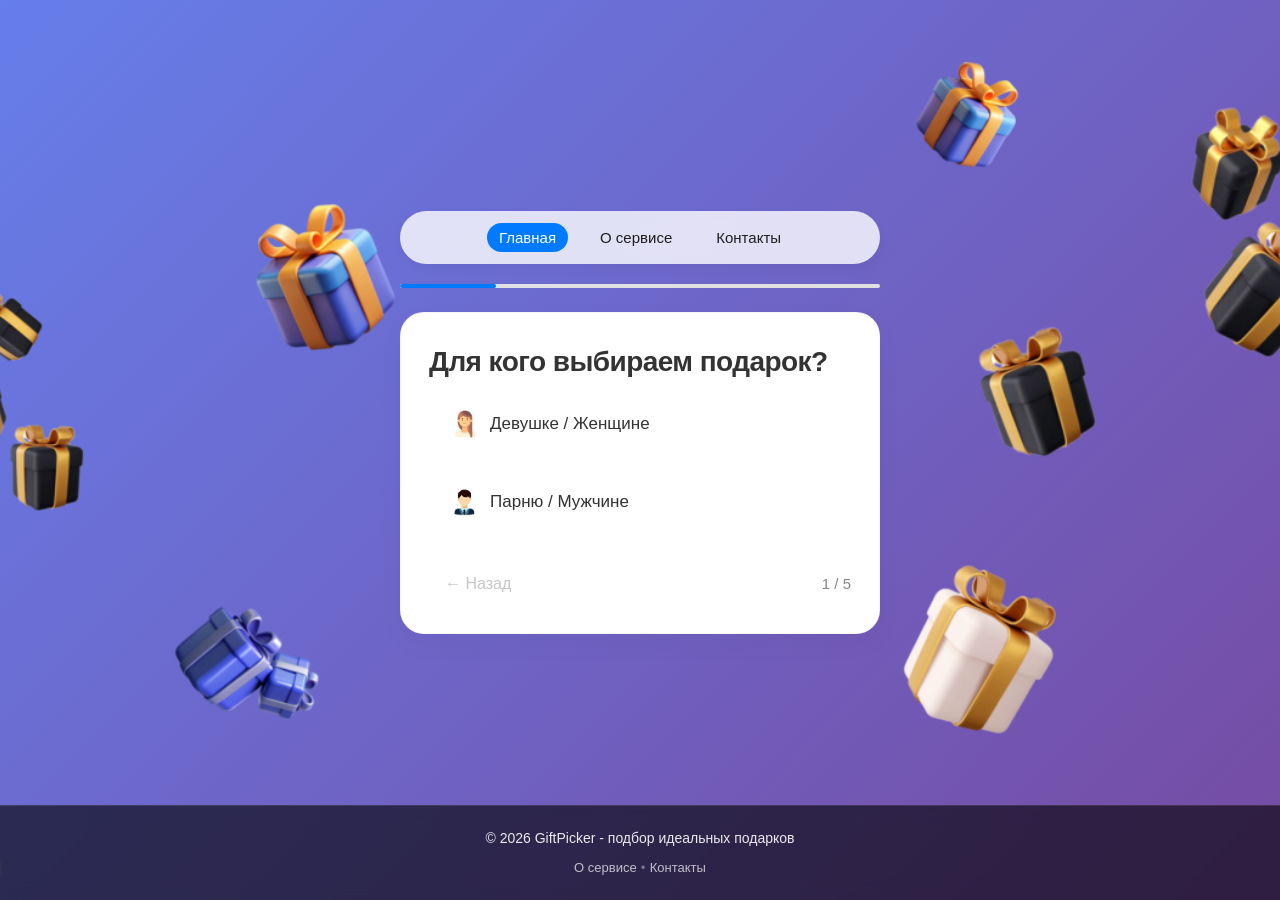
<file: index.html>
<!DOCTYPE html>
<html lang="ru">
<head>
    <meta charset="UTF-8">
    <meta name="viewport" content="width=device-width, initial-scale=1.0">
    <title>GiftPicker - подбор подарков</title>
    <link rel="stylesheet" href="style.css">
</head>
<body>






     <body>

    <div style="position: fixed; top: 0; left: 0; width: 100%; height: 100%; z-index: -1; overflow: hidden;">
        <picture>
   
            <source media="(max-width: 768px)" srcset="img/fon-mobile.png">
     
            <source media="(min-width: 769px)" srcset="img/fon.png">
       
            <img src="img/fon.png" alt="" style="width: 100%; height: 100%; object-fit: cover; opacity: 0.25;">
        </picture>
    </div>
    
    <div class="page-wrapper">
      
    </div>







    
    <div class="page-wrapper">
       
        <header class="header">
            <nav class="nav">
    <a href="index.html" class="nav-link active">Главная</a>
    <a href="about.html" class="nav-link">О сервисе</a>
    <a href="contacts.html" class="nav-link">Контакты</a>
</nav>
        </header>

        <div class="container">
        
            <div class="progress-container" id="progressContainer">
                <div class="progress-bar" id="progressBar"></div>
            </div>
        
            <div class="card" id="card">
                <h1 class="title" id="title">Для кого выбираем подарок?</h1>
                <div class="options" id="optionsContainer"></div>
                <div class="navigation" id="navigation">
                    <button class="nav-btn back-btn" id="backBtn" disabled>← Назад</button>
                    <span class="step-counter" id="stepCounter">1 / 5</span>
                </div>
            </div>
          
            <div class="card final-card" id="finalCard" style="display: none;">
                <div class="final-content">
                    <img src="img/gift.png" alt="Подарок" class="success-image">
                    <h2 class="final-title">Подарки подобраны!</h2>
                    <p class="final-subtitle">Куда отправимся за покупками?</p>
                    <div class="marketplace-options">
                      <button class="marketplace-btn ozon-btn" id="ozonBtn">
    <img src="img/ozon.jpg" alt="Ozon" class="marketplace-icon-img" width="30" height="25" style="object-fit: contain;">
    <span class="marketplace-name">Ozon</span>
    <span class="marketplace-hint">Широкий выбор, быстрая доставка</span>
</button>

<button class="marketplace-btn wb-btn" id="wbBtn">
    <img src="img/wb.jpg" alt="Wildberries" class="marketplace-icon-img" width="30" height="25" style="object-fit: contain;">
    <span class="marketplace-name">Wildberries</span>
    <span class="marketplace-hint">Одежда, аксессуары, товары для дома</span>
</button>
                    </div>
                    <div class="action-buttons">
                        <button class="restart-btn" id="restartBtn">← Пройти заново</button>
                    </div>
                </div>
            </div>
  
            <div class="loader" id="loader" style="display: none;">
                <div class="spinner"></div>
                <p id="loaderText">Открываем маркетплейс...</p>
            </div>
        </div>
    </div>

    <footer class="footer">
        <div class="footer-content">
            <p class="footer-text">© 2026 GiftPicker - подбор идеальных подарков</p>
            <div class="footer-links">
                <a href="about.html" class="footer-link">О сервисе</a>
                <span class="footer-divider">•</span>
                <a href="contacts.html" class="footer-link">Контакты</a>
            </div>
        </div>
    </footer>
    <script src="script.js"></script>
</body>
</html>
</file>
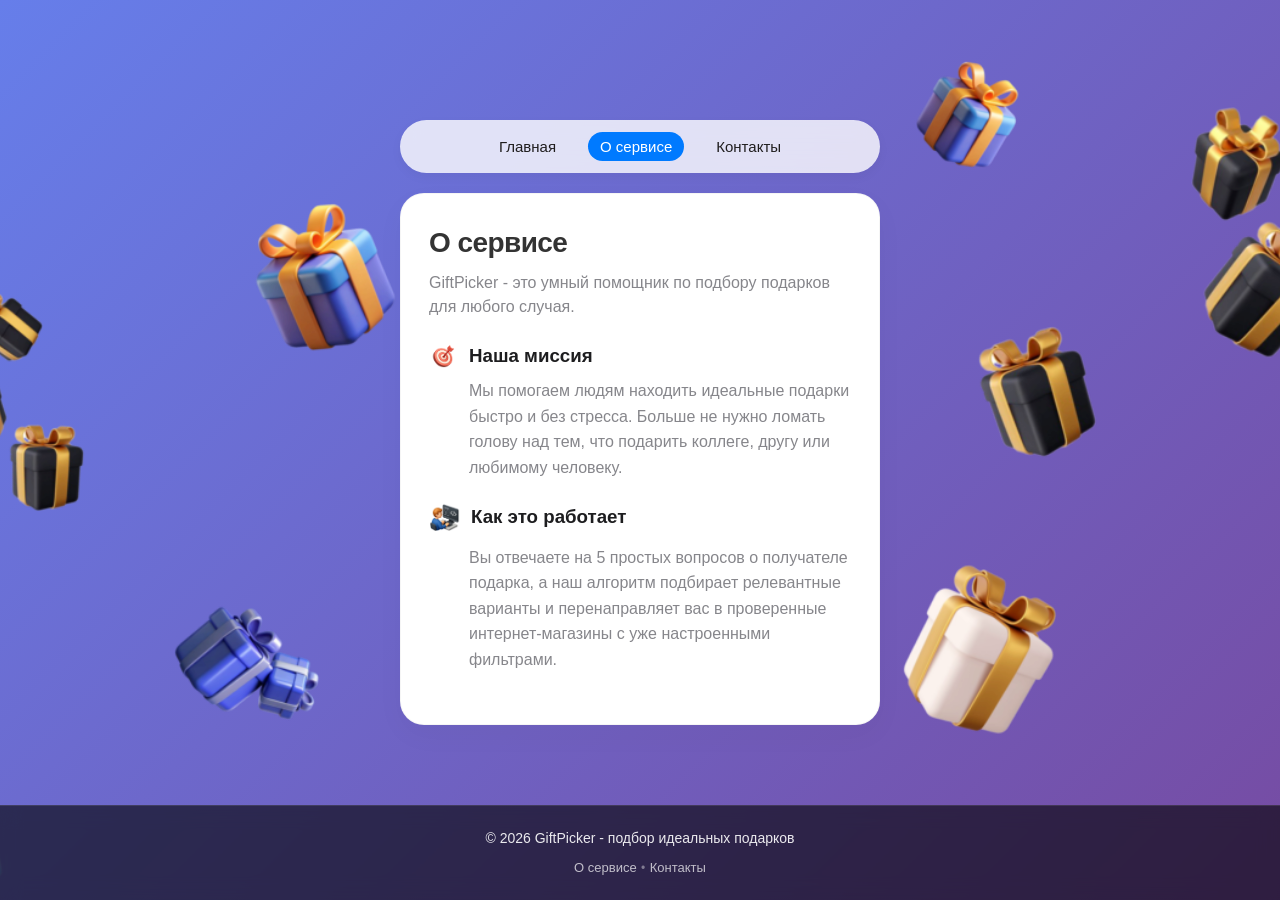
<file: about.html>
<!DOCTYPE html>
<html lang="ru">
<head>
    <meta charset="UTF-8">
    <meta name="viewport" content="width=device-width, initial-scale=1.0">
    <title>О сервисе - GiftPicker</title>
    <link rel="stylesheet" href="style.css">
</head>
<body>





    <body>

    <div style="position: fixed; top: 0; left: 0; width: 100%; height: 100%; z-index: -1; overflow: hidden;">
        <picture>
   
            <source media="(max-width: 768px)" srcset="img/fon-mobile.png">
     
            <source media="(min-width: 769px)" srcset="img/fon.png">
       
            <img src="img/fon.png" alt="" style="width: 100%; height: 100%; object-fit: cover; opacity: 0.25;">
        </picture>
    </div>
    
    <div class="page-wrapper">
      
    </div>








    <div class="page-wrapper">
     
        <header class="header">
            <nav class="nav">
    <a href="index.html" class="nav-link">Главная</a>
    <a href="about.html" class="nav-link active">О сервисе</a>
    <a href="contacts.html" class="nav-link">Контакты</a>
</nav>
        </header>
        <div class="container">
            <div class="card">
                <h1 class="title">О сервисе</h1>
                <p class="subtitle">GiftPicker - это умный помощник по подбору подарков для любого случая.</p>
                
              <div style="margin-top: 24px;">
    <div style="margin-top: 20px;">
   
    <div style="display: flex; align-items: center; gap: 10px; margin-bottom: 10px;">
        <img src="img/metka.png" alt="Миссия" width="30" height="25" style="object-fit: contain;">
        <h3 style="color: #1d1d1f; margin: 0;">Наша миссия</h3>
    </div>
    <p style="color: #86868b; line-height: 1.6; margin-bottom: 20px; padding-left: 40px;">
        Мы помогаем людям находить идеальные подарки быстро и без стресса. 
        Больше не нужно ломать голову над тем, что подарить коллеге, другу или любимому человеку.
    </p>
    

    <div style="display: flex; align-items: center; gap: 10px; margin-bottom: 12px;">
        <img src="img/pc.png" alt="Работа" width="32" height="32" style="object-fit: contain;">
        <h3 style="color: #1d1d1f; margin: 0;">Как это работает</h3>
    </div>
    <p style="color: #86868b; line-height: 1.6; margin-bottom: 20px; padding-left: 40px;">
        Вы отвечаете на 5 простых вопросов о получателе подарка, а наш алгоритм 
        подбирает релевантные варианты и перенаправляет вас в проверенные интернет-магазины 
        с уже настроенными фильтрами.
    </p>
</div>
</div>
            </div>
        </div>
    </div>

    <footer class="footer">
        <div class="footer-content">
            <p class="footer-text">© 2026 GiftPicker - подбор идеальных подарков</p>
            <div class="footer-links">
                <a href="about.html" class="footer-link">О сервисе</a>
                <span class="footer-divider">•</span>
                <a href="contacts.html" class="footer-link">Контакты</a>
            </div>
        </div>
    </footer>
</body>
</html>
</file>
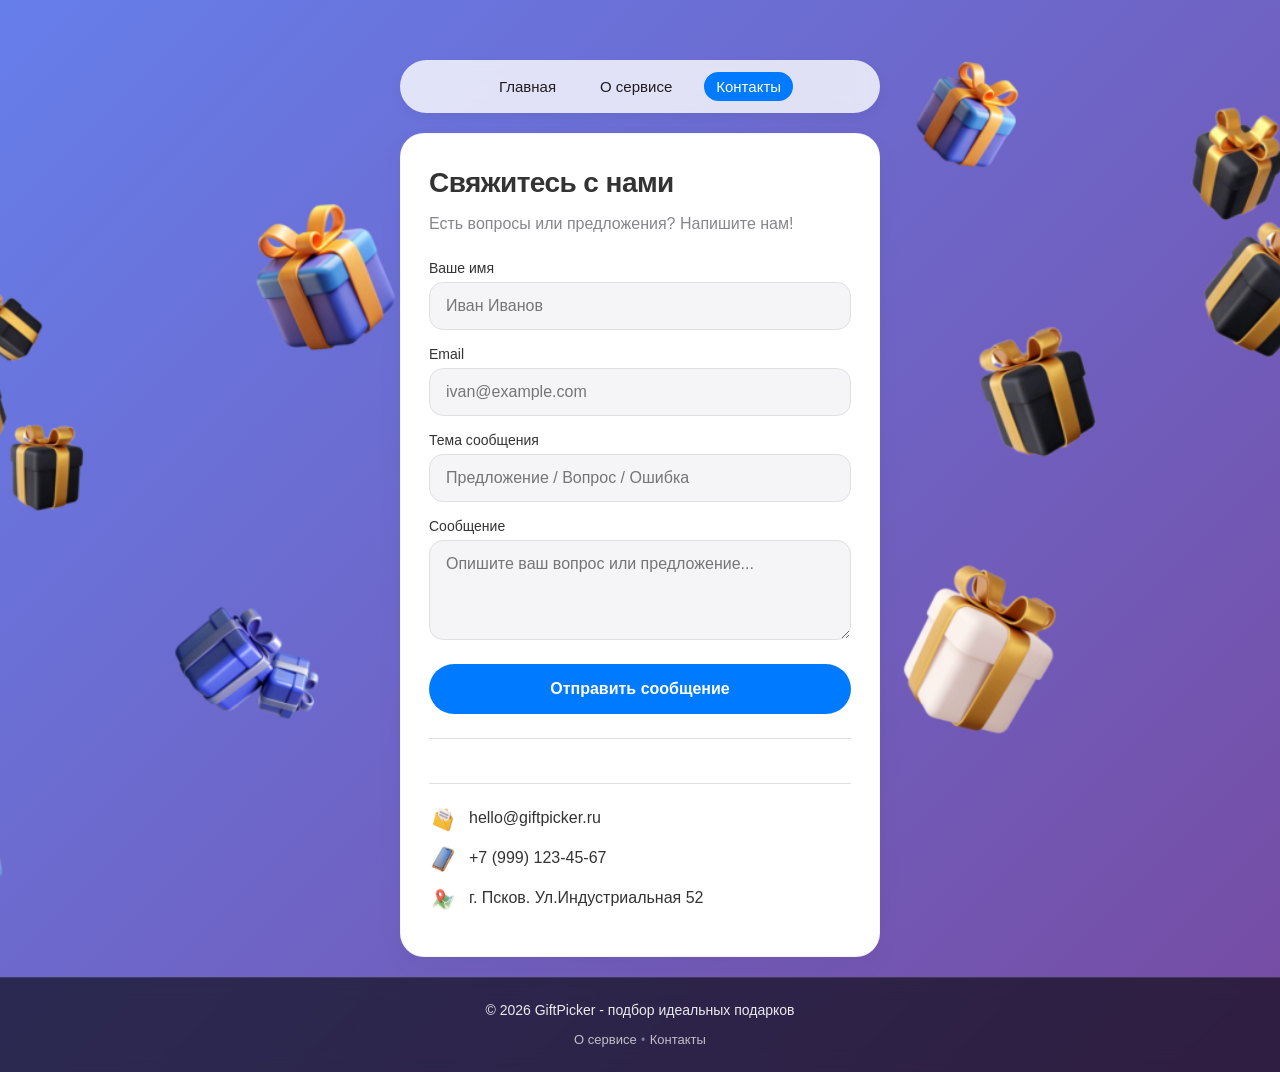
<file: contacts.html>
<!DOCTYPE html>
<html lang="ru">
<head>
    <meta charset="UTF-8">
    <meta name="viewport" content="width=device-width, initial-scale=1.0">
    <title>Контакты - GiftPicker</title>
    <link rel="stylesheet" href="style.css">
</head>
<body>






     <body>

    <div style="position: fixed; top: 0; left: 0; width: 100%; height: 100%; z-index: -1; overflow: hidden;">
        <picture>
   
            <source media="(max-width: 768px)" srcset="img/fon-mobile.png">
     
            <source media="(min-width: 769px)" srcset="img/fon.png">
       
            <img src="img/fon.png" alt="" style="width: 100%; height: 100%; object-fit: cover; opacity: 0.25;">
        </picture>
    </div>
    
    <div class="page-wrapper">
      
    </div>






    

    <div class="page-wrapper">
     
        <header class="header">
            <nav class="nav">
    <a href="index.html" class="nav-link">Главная</a>
    <a href="about.html" class="nav-link">О сервисе</a>
    <a href="contacts.html" class="nav-link active">Контакты</a>
</nav>
        </header>
        <div class="container">
            <div class="card">
                <h1 class="title">Свяжитесь с нами</h1>
                <p class="subtitle">Есть вопросы или предложения? Напишите нам!</p>
              
              <form class="contact-form" id="contactForm" action="https://formspree.io/f/mgorvwao" method="POST">
                    <div class="form-group">
                        <label for="name">Ваше имя</label>
                        <input type="text" id="name" name="name" placeholder="Иван Иванов" required>
                    </div>
                    <div class="form-group">
                        <label for="email">Email</label>
                        <input type="email" id="email" name="email" placeholder="ivan@example.com" required>
                    </div>
                    <div class="form-group">
                        <label for="theme">Тема сообщения</label>
                        <input type="text" id="theme" name="theme" placeholder="Предложение / Вопрос / Ошибка">
                    </div>
                    
                    <div class="form-group">
                        <label for="message">Сообщение</label>
                        <textarea id="message" name="message" placeholder="Опишите ваш вопрос или предложение..." required></textarea>
                    </div>
                    <button type="submit" class="submit-btn">Отправить сообщение</button>
                </form>
               
                <div class="form-success" id="formSuccess" style="display: none;">
                    <p>✅ Сообщение отправлено!</p>
                    <p style="font-size: 14px; color: #86868b; margin-top: 8px;">Мы ответим вам в ближайшее время.</p>
                </div>
               <div class="contact-info">
   <div class="contact-info">
    <div class="contact-item">
        <img src="img/email.png" alt="Email" class="contact-icon-img" width="28" height="28">
        <span>hello@giftpicker.ru</span>
    </div>
    <div class="contact-item">
        <img src="img/phone.png" alt="Телефон" class="contact-icon-img" width="28" height="28">
        <span>+7 (999) 123-45-67</span>
    </div>
    <div class="contact-item">
        <img src="img/google.png" alt="Адрес" class="contact-icon-img" width="28" height="28">
        <span>г. Псков. Ул.Индустриальная 52</span>
    </div>
                    </div>
                </div>
            </div>
        </div>
    </div>

   
    <footer class="footer">
        <div class="footer-content">
            <p class="footer-text">© 2026 GiftPicker - подбор идеальных подарков</p>
            <div class="footer-links">
                <a href="about.html" class="footer-link">О сервисе</a>
                <span class="footer-divider">•</span>
                <a href="contacts.html" class="footer-link">Контакты</a>
            </div>
        </div>
    </footer>
  <script>
    const form = document.getElementById('contactForm');
    const formSuccess = document.getElementById('formSuccess');
    const submitBtn = form?.querySelector('.submit-btn');
    if (form) {
        form.addEventListener('submit', async function(e) {
            e.preventDefault(); 
        
            if (submitBtn) {
                submitBtn.disabled = true;
                submitBtn.textContent = 'Отправка...';
            }
            try {
          
                const formData = new FormData(form);
              
                const response = await fetch(form.action, {
                    method: 'POST',
                    body: formData,
                    headers: {
                        'Accept': 'application/json'
                    }
                });
                if (response.ok) {
        
                    form.style.display = 'none';
                    formSuccess.style.display = 'block';
      
                    form.reset();
           
                    console.log('✅ Сообщение отправлено через Formspree');
                } else {
            
                    const errorData = await response.json();
                    throw new Error(errorData.errors?.[0]?.message || 'Ошибка отправки');
                }
            } catch (error) {
 
                console.error('Ошибка:', error);
                alert('⚠️ Не удалось отправить сообщение. Попробуйте позже или напишите напрямую: hello@giftpicker.ru');
            } finally {
     
                if (submitBtn) {
                    submitBtn.disabled = false;
                    submitBtn.textContent = 'Отправить сообщение';
                }
            }
        });
    }
</script>
</body>
</html>
</file>
<file: style.css>
* {
    margin: 0;
    padding: 0;
    box-sizing: border-box;
}

body {
    font-family: -apple-system, BlinkMacSystemFont, 'Inter', Roboto, Helvetica, Arial, sans-serif;

    background: linear-gradient(135deg, #667eea 0%, #764ba2 100%);
    display: flex;
    flex-direction: column;
    min-height: 100vh;
    margin: 0;
    padding: 0;
    position: relative;
}

/* Десктоп */
body::before {
    content: '';
    position: fixed;
    top: 0;
    left: 0;
    right: 0;
    bottom: 0;
    background-image: url('img/fon.png');
    background-size: cover;
    background-position: center;
    background-repeat: no-repeat;
    pointer-events: none;
    z-index: -1;
}

/* Мобильные устройства (ширина меньше 768px) */
@media (max-width: 768px) {
    body::before {
        background-image: url('img/fon-mobile.png');
        background-size: cover;
        background-position: center;
    }
}




.page-wrapper {
    flex: 1 0 auto;
    display: flex;
    flex-direction: column;
    justify-content: flex-start;
    padding: 20px;
    width: 100%;
    box-sizing: border-box;
}

.container {
    width: 100%;
    max-width: 480px;
    margin: 0 auto;
}


.header {
    width: 100%;
    max-width: 480px;
    margin: 0 auto 20px auto;
}

.nav {
    display: flex;
    align-items: center;
    justify-content: center;
    gap: 20px;
    padding: 12px 0;
    background: rgba(255, 255, 255, 0.8);
    backdrop-filter: blur(10px);
    border-radius: 40px;
    box-shadow: 0 4px 12px rgba(0, 0, 0, 0.04);
}

.nav-link {
    text-decoration: none;
    color: #1f1d1d;
    font-size: 15px;
    font-weight: 500;
    padding: 6px 12px;
    border-radius: 20px;
    transition: all 0.15s ease;
}

.nav-link:hover {
    background: rgba(0, 122, 255, 0.1);
    color: #007aff;
}

.nav-link.active {
    background: #007aff;
    color: white;
}


.progress-container {
    width: 100%;
    height: 4px;
    background: #e0e0e0;
    border-radius: 10px;
    margin-bottom: 24px;
    overflow: hidden;
}

.progress-bar {
    height: 100%;
    background: #007aff;
    width: 20%;
    transition: width 0.3s ease;
    border-radius: 10px;
}


.card {
    background: #ffffff;
    border-radius: 24px;
    padding: 32px 28px;
    box-shadow: 0 10px 30px rgba(0, 0, 0, 0.03);
    border: 1px solid rgba(0, 0, 0, 0.04);
    transition: all 0.2s ease;
}

.title {
    font-size: 28px;
    font-weight: 600;
    color: #333333;
    margin-bottom: 12px;
    letter-spacing: -0.02em;
    line-height: 1.2;
}

.subtitle {
    font-size: 16px;
    color: #86868b;
    margin-bottom: 24px;
    line-height: 1.5;
}


.options {
    display: flex;
    flex-direction: column;
    gap: 12px;
    margin-bottom: 32px;
}

.option-btn {
    background: #FFFFFF;
    border: 1.5px solid transparent;
    border-radius: 16px;
    padding: 18px 20px;
    font-size: 17px;
    font-weight: 500;
    color: #333333;
    text-align: left;
    cursor: pointer;
    transition: all 0.15s ease;
    display: flex;
    align-items: center;
    justify-content: space-between;
}

.option-btn:hover {
    background: #ebebed;
    border-color: #d2d2d7;
}

.option-btn.selected {
    background: #007aff;
    color: white;
    border-color: #007aff;
}

.option-btn img {
    width: 28px;
    height: 28px;
    object-fit: contain;
    transition: filter 0.15s ease;
}

.option-btn.selected img {
    filter: brightness(0) invert(1);
}


.navigation {
    display: flex;
    align-items: center;
    justify-content: space-between;
}

.nav-btn {
    background: none;
    border: none;
    color: #007aff;
    font-size: 16px;
    font-weight: 500;
    padding: 8px 16px;
    border-radius: 30px;
    cursor: pointer;
    transition: background 0.15s;
}

.nav-btn:hover:not(:disabled) {
    background: rgba(0, 122, 255, 0.08);
}

.nav-btn:disabled {
    color: #c6c6c8;
    cursor: not-allowed;
}

.step-counter {
    font-size: 15px;
    color: #86868b;
    font-weight: 500;
}


.final-card {
    text-align: center;
}

.final-content {
    display: flex;
    flex-direction: column;
    align-items: center;
    width: 100%;
    max-width: 100%;
}

.success-image {
    width: 80px;
    height: 80px;
    max-width: 100%;
    object-fit: contain;
    margin-bottom: 20px;
    animation: pop 0.4s ease;
}

@keyframes pop {
    0% { transform: scale(0.8); opacity: 0; }
    100% { transform: scale(1); opacity: 1; }
}

.final-title {
    font-size: 28px;
    font-weight: 600;
    color: #333333;
    margin-bottom: 8px;
}

.final-subtitle {
    font-size: 16px;
    color: #86868b;
    margin-bottom: 32px;
}

.marketplace-options {
    display: flex;
    flex-direction: column;
    gap: 16px;
    width: 100%;
    margin-bottom: 24px;
}

.marketplace-btn {
    background: #f5f5f7;
    border: 2px solid transparent;
    border-radius: 20px;
    padding: 20px 18px;
    cursor: pointer;
    transition: all 0.2s ease;
    display: flex;
    flex-direction: column;
    align-items: flex-start;
    gap: 6px;
    text-align: left;
}

.marketplace-btn:hover {
    transform: translateY(-2px);
    box-shadow: 0 8px 20px rgba(0, 0, 0, 0.06);
}

.ozon-btn {
    background: linear-gradient(135deg, #f0f4ff 0%, #ffffff 100%);
    border-color: #005bff;
}

.ozon-btn:hover {
    background: linear-gradient(135deg, #e8efff 0%, #ffffff 100%);
}

.wb-btn {
    background: linear-gradient(135deg, #fdf2f8 0%, #ffffff 100%);
    border-color: #cb11ab;
}

.wb-btn:hover {
    background: linear-gradient(135deg, #fce7f3 0%, #ffffff 100%);
}

.marketplace-icon {
    font-size: 28px;
}

.marketplace-name {
    font-size: 20px;
    font-weight: 600;
    color: #333333;
}

.marketplace-hint {
    font-size: 13px;
    color: #86868b;
}


.share-section {
    margin: 20px 0 16px 0;
    width: 100%;
}

.share-btn {
    background: #f5f5f7;
    border: 1px solid #e0e0e0;
    border-radius: 40px;
    padding: 14px 20px;
    font-size: 16px;
    font-weight: 500;
    color: #333333;
    cursor: pointer;
    transition: all 0.15s ease;
    display: flex;
    align-items: center;
    justify-content: center;
    gap: 10px;
    width: 100%;
}

.share-btn:hover {
    background: #ebebed;
    border-color: #007aff;
}

.share-message {
    font-size: 13px;
    color: #34c759;
    margin-top: 8px;
    opacity: 0;
    transition: opacity 0.3s ease;
}

.share-message.show {
    opacity: 1;
}


.contact-form {
    display: flex;
    flex-direction: column;
    gap: 16px;
    margin-top: 8px;
}

.form-group {
    display: flex;
    flex-direction: column;
    gap: 6px;
}

.form-group label {
    font-size: 14px;
    font-weight: 500;
    color: #333333;
}

.form-group input,
.form-group textarea {
    padding: 14px 16px;
    font-size: 16px;
    border: 1.5px solid #e0e0e0;
    border-radius: 14px;
    background: #f5f5f7;
    transition: all 0.15s ease;
    font-family: inherit;
}

.form-group input:focus,
.form-group textarea:focus {
    outline: none;
    border-color: #007aff;
    background: white;
}

.form-group textarea {
    resize: vertical;
    min-height: 100px;
}

.submit-btn {
    background: #007aff;
    color: white;
    border: none;
    border-radius: 40px;
    padding: 16px 24px;
    font-size: 16px;
    font-weight: 600;
    cursor: pointer;
    transition: all 0.15s ease;
    margin-top: 8px;
}

.submit-btn:hover {
    background: #0056cc;
    transform: translateY(-1px);
}

.form-success {
    text-align: center;
    padding: 20px;
    color: #34c759;
    font-weight: 500;
}

.contact-info {
    margin-top: 24px;
    padding-top: 20px;
    border-top: 1px solid #e0e0e0;
}

.contact-item {
    display: flex;
    align-items: center;
    gap: 12px;
    margin-bottom: 12px;
    color: #333333;
}

.contact-icon {
    font-size: 20px;
}


.action-buttons {
    display: flex;
    gap: 12px;
    width: 100%;
}

.restart-btn {
    background: none;
    border: none;
    color: #8e8e93;
    font-size: 15px;
    font-weight: 500;
    padding: 12px 20px;
    border-radius: 30px;
    cursor: pointer;
    transition: all 0.15s;
    flex: 1;
}

.restart-btn:hover {
    background: #f5f5f7;
    color: #333333;
}


.loader {
    text-align: center;
    padding: 40px 20px;
    background: white;
    border-radius: 24px;
    box-shadow: 0 10px 30px rgba(0, 0, 0, 0.03);
}

.spinner {
    width: 40px;
    height: 40px;
    border: 3px solid #f5f5f7;
    border-top-color: #007aff;
    border-radius: 50%;
    margin: 0 auto 20px;
    animation: spin 0.8s linear infinite;
}

@keyframes spin {
    to { transform: rotate(360deg); }
}

.loader p {
    color: #333333;
    font-size: 16px;
}
.footer {
    flex-shrink: 0;
    padding: 24px 20px;
    text-align: center;
    width: 100%;
    box-sizing: border-box;
    background: rgba(0, 0, 0, 0.6);
    backdrop-filter: blur(10px);
    border-top: 1px solid rgba(255, 255, 255, 0.1);
}

.footer-text {
    font-size: 14px;
    color: rgba(255, 255, 255, 0.9);
    margin-bottom: 12px;
}

.footer-link {
    font-size: 13px;
    color: rgba(255, 255, 255, 0.7);
    text-decoration: none;
    transition: color 0.15s ease;
}

.footer-link:hover {
    color: #ffffff;
}

.footer-divider {
    color: rgba(255, 255, 255, 0.4);
    font-size: 12px;
}


@media (max-width: 480px) {
    .page-wrapper {
        padding: 16px;
    }

    .card {
        padding: 24px 20px;
    }

    .title {
        font-size: 24px;
    }

    .final-title {
        font-size: 24px;
    }

    .option-btn {
        padding: 16px;
        font-size: 16px;
    }

    .option-btn img {
        width: 24px;
        height: 24px;
    }

    .marketplace-btn {
        padding: 16px 14px;
    }

    .nav {
        gap: 10px;
    }

    .nav-link {
        font-size: 14px;
        padding: 4px 8px;
    }

    .footer {
        padding: 20px 16px;
    }

    .footer-links {
        flex-direction: column;
        gap: 6px;
    }

    .footer-divider {
        display: none;
    }


}
</file>
